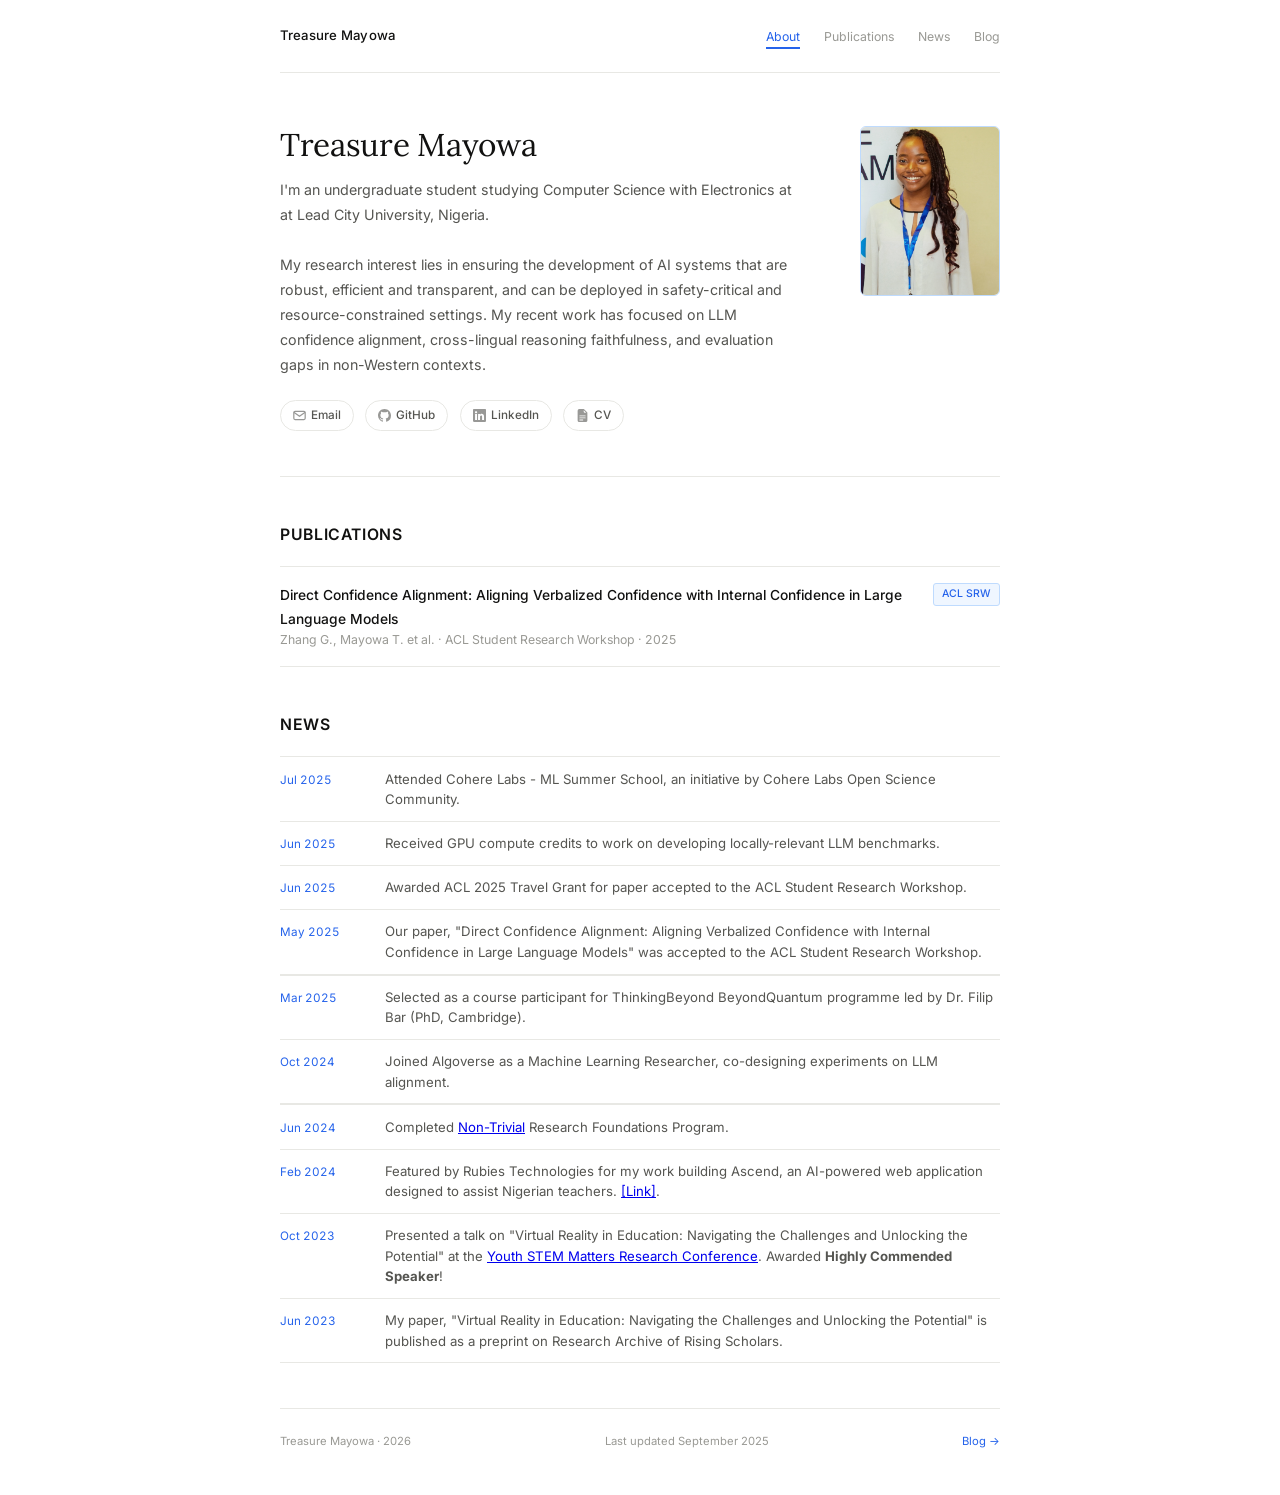
<file: index.html>
<!DOCTYPE html>
<html lang="en">
<head>
<meta charset="UTF-8">
<meta name="viewport" content="width=device-width, initial-scale=1.0">
<title>Treasure Mayowa</title>
<meta name="description" content="Treasure Mayowa — Academic Portfolio">
<meta name="author" content="Treasure Mayowa">
<meta property="og:title" content="Treasure Mayowa">
<meta property="og:description" content="Undergraduate researcher working on LLM confidence alignment, cross-lingual reasoning faithfulness, and evaluation gaps in non-Western contexts.">
<meta property="og:type" content="website">
<meta name="twitter:card" content="summary">
<meta name="twitter:title" content="Treasure Mayowa">
<meta name="twitter:description" content="Undergraduate researcher working on LLMs, AI safety, and efficient AI.">
<link rel="preconnect" href="https://fonts.googleapis.com">
<link href="https://fonts.googleapis.com/css2?family=Inter:wght@300;400;500&family=Lora:ital,wght@0,400;0,500;1,400&display=swap" rel="stylesheet">
<link rel="stylesheet" href="style.css">
<meta name="google-site-verification" content="2gJ2W2Pw1-1Hr6LhZidCvAoppeaEvNiOkNkDlkLXAIg" />
</head>
<body>
<div class="page">
  <nav>
    <a href="#" class="nav-name">Treasure Mayowa</a>
    <ul class="nav-links">
      <li><a href="#about">About</a></li>
      <li><a href="#publications">Publications</a></li>
      <li><a href="#news">News</a></li>
      <li><a href="blog.html">Blog</a></li>
    </ul>
  </nav>

  <div class="hero" id="about">
    <div class="hero-text">
      <h1>Treasure Mayowa</h1>
      <p class="hero-bio">
        I'm an undergraduate student studying Computer Science with Electronics at at Lead City University, Nigeria. <br><br>
        My research interest lies in ensuring the development of AI systems that are robust, efficient and transparent, and can be deployed in safety-critical and resource-constrained settings.
        My recent work has focused on LLM confidence alignment, cross-lingual reasoning faithfulness, and evaluation gaps in non-Western contexts.
      </p>
      <div class="hero-links">
        <a class="link-pill" href="mailto:treasuremayowa07@gmail.com">
          <svg viewBox="0 0 16 16" fill="none" stroke="currentColor" stroke-width="1.5"><rect x="1" y="3" width="14" height="10" rx="1.5"/><path d="M1 4l7 5 7-5"/></svg>
          Email
        </a>
        <a class="link-pill" href="https://github.com/treasure-mayowa" target="_blank">
          <svg viewBox="0 0 16 16" fill="currentColor"><path d="M8 0C3.58 0 0 3.58 0 8c0 3.54 2.29 6.53 5.47 7.59.4.07.55-.17.55-.38 0-.19-.01-.82-.01-1.49-2.01.37-2.53-.49-2.69-.94-.09-.23-.48-.94-.82-1.13-.28-.15-.68-.52-.01-.53.63-.01 1.08.58 1.23.82.72 1.21 1.87.87 2.33.66.07-.52.28-.87.51-1.07-1.78-.2-3.64-.89-3.64-3.95 0-.87.31-1.59.82-2.15-.08-.2-.36-1.02.08-2.12 0 0 .67-.21 2.2.82.64-.18 1.32-.27 2-.27.68 0 1.36.09 2 .27 1.53-1.04 2.2-.82 2.2-.82.44 1.1.16 1.92.08 2.12.51.56.82 1.27.82 2.15 0 3.07-1.87 3.75-3.65 3.95.29.25.54.73.54 1.48 0 1.07-.01 1.93-.01 2.2 0 .21.15.46.55.38A8.012 8.012 0 0 0 16 8c0-4.42-3.58-8-8-8z"/></svg>
          GitHub
        </a>
        <a class="link-pill" href="https://linkedin.com/in/treasure-mayowa" target="_blank">
          <svg viewBox="0 0 16 16" fill="currentColor"><path d="M0 1.146C0 .513.526 0 1.175 0h13.65C15.474 0 16 .513 16 1.146v13.708c0 .633-.526 1.146-1.175 1.146H1.175C.526 16 0 15.487 0 14.854V1.146zm4.943 12.248V6.169H2.542v7.225h2.401zm-1.2-8.212c.837 0 1.358-.554 1.358-1.248-.015-.709-.52-1.248-1.342-1.248-.822 0-1.359.54-1.359 1.248 0 .694.521 1.248 1.327 1.248h.016zm4.908 8.212V9.359c0-.216.016-.432.08-.586.173-.431.568-.878 1.232-.878.869 0 1.216.662 1.216 1.634v3.865h2.401V9.25c0-2.22-1.184-3.252-2.764-3.252-1.274 0-1.845.7-2.165 1.193v.025h-.016a5.54 5.54 0 0 1 .016-.025V6.169h-2.4c.03.678 0 7.225 0 7.225h2.4z"/></svg>
          LinkedIn
        </a>
        <a class="link-pill" href="https://cutt.ly/qtZ28dUK" target="_blank">
          <svg viewBox="0 0 16 16" fill="currentColor"><path d="M4 0h5.293A1 1 0 0 1 10 .293L13.707 4a1 1 0 0 1 .293.707V14a2 2 0 0 1-2 2H4a2 2 0 0 1-2-2V2a2 2 0 0 1 2-2zm5.5 1.5v2a1 1 0 0 0 1 1h2l-3-3zM4.5 8a.5.5 0 0 0 0 1h7a.5.5 0 0 0 0-1h-7zm0 2.5a.5.5 0 0 0 0 1h7a.5.5 0 0 0 0-1h-7zm0 2.5a.5.5 0 0 0 0 1h4a.5.5 0 0 0 0-1h-4z"/></svg>
          CV
        </a>
      </div>
    </div>
    <div class="avatar-wrap">
      <img src="/assets/DSC04283.jpg" alt="Treasure Mayowa" class="avatar-img">
    </div>
  </div>

  <section id="publications">
    <p class="section-label">Publications</p>
    <div class="item-list">
      <div class="item">
        <div>
          <a class="item-title" href="https://openreview.net/forum?id=VxZMVfzMgy" target="_blank">Direct Confidence Alignment: Aligning Verbalized Confidence with Internal Confidence in Large Language Models</a>
          <div class="item-sub">Zhang G., Mayowa T. et al. &middot; ACL Student Research Workshop &middot; 2025</div>
        </div>
        <span class="item-badge badge-paper">ACL SRW</span>
      </div>
    </div>
  </section>

  <section id="news">
    <p class="section-label">News</p>
    <div class="news-list">
      <div class="news-row">
        <span class="news-row-date">Jul 2025</span>
        <span class="news-row-text">Attended Cohere Labs - ML Summer School, an initiative by Cohere Labs Open Science Community.</span>
      </div>
        <div class="news-row">
        <span class="news-row-date">Jun 2025</span>
        <span class="news-row-text">Received GPU compute credits to work on developing locally-relevant LLM benchmarks.</span>
      </div>  
      <div class="news-row">
        <span class="news-row-date">Jun 2025</span>
        <span class="news-row-text">Awarded ACL 2025 Travel Grant for paper accepted to the ACL Student Research Workshop.</span>
      </div>
      <div class="news-row">
        <span class="news-row-date">May 2025</span>
        <span class="news-row-text">Our paper, "Direct Confidence Alignment: Aligning Verbalized Confidence with Internal Confidence in Large Language Models" was accepted to the ACL Student Research Workshop.</span>
      </div>    
      <div>
        <div class="news-row">
        <span class="news-row-date">Mar 2025</span>
        <span class="news-row-text">Selected as a course participant for ThinkingBeyond BeyondQuantum programme led by Dr. Filip Bar (PhD, Cambridge).</span>
      </div>
      <div class="news-row">
        <span class="news-row-date">Oct 2024</span>
        <span class="news-row-text">Joined Algoverse as a Machine Learning Researcher, co-designing experiments on LLM alignment.</span>
      </div>
      <div>
        <div class="news-row">
        <span class="news-row-date">Jun 2024</span>
        <span class="news-row-text">Completed <a href="https://www.non-trivial.org">Non-Trivial</a> Research Foundations Program.</span>
      </div>
      <div class="news-row">
        <span class="news-row-date">Feb 2024</span>
        <span class="news-row-text">Featured by Rubies Technologies for my work building Ascend, an AI-powered web application designed to assist Nigerian teachers. <a href="https://rubiestech.org/meet-treasure-mayowa-the-16-year-old-force-behind-ascend-harnessing-ai-to-revolutionize-education-with-powerful-teaching-tools/"  target="_blank">[Link]</a>.</span>
      </div>  
      <div class="news-row">
        <span class="news-row-date">Oct 2023</span>
        <span class="news-row-text">Presented a talk on "Virtual Reality in Education: Navigating the Challenges and Unlocking the Potential" at the <a href="https://www.youthstem2030.org/ysm/rc"> Youth STEM Matters Research Conference</a>. Awarded <strong>Highly Commended Speaker</strong>!</span>
      </div>
      <div class="news-row">
        <span class="news-row-date">Jun 2023</span>
        <span class="news-row-text">My paper, "Virtual Reality in Education: Navigating the Challenges and Unlocking the Potential" is published as a preprint on Research Archive of Rising Scholars.</span>
      </div>
    </div>
  </section>

  <footer>
    <span>Treasure Mayowa &middot; 2026</span>
    <span id="last-updated" style="color:var(--ink3);">Last updated September 2025</span>
    <a href="blog.html">Blog &rarr;</a>
  </footer>
  <script>
    // Scroll spy: highlight active nav link
    const sections = ['about','publications','news'];
    const navLinks = {};
    sections.forEach(id => {
      const el = document.querySelector('.nav-links a[href="#' + id + '"]');
      if (el) navLinks[id] = el;
    });
    const observer = new IntersectionObserver((entries) => {
      entries.forEach(entry => {
        if (entry.isIntersecting) {
          Object.values(navLinks).forEach(l => l.classList.remove('active'));
          if (navLinks[entry.target.id]) navLinks[entry.target.id].classList.add('active');
        }
      });
    }, { rootMargin: '-30% 0px -60% 0px' });
    sections.forEach(id => {
      const el = document.getElementById(id);
      if (el) observer.observe(el);
    });
  </script>
</div>
</body>
</html>
</file>
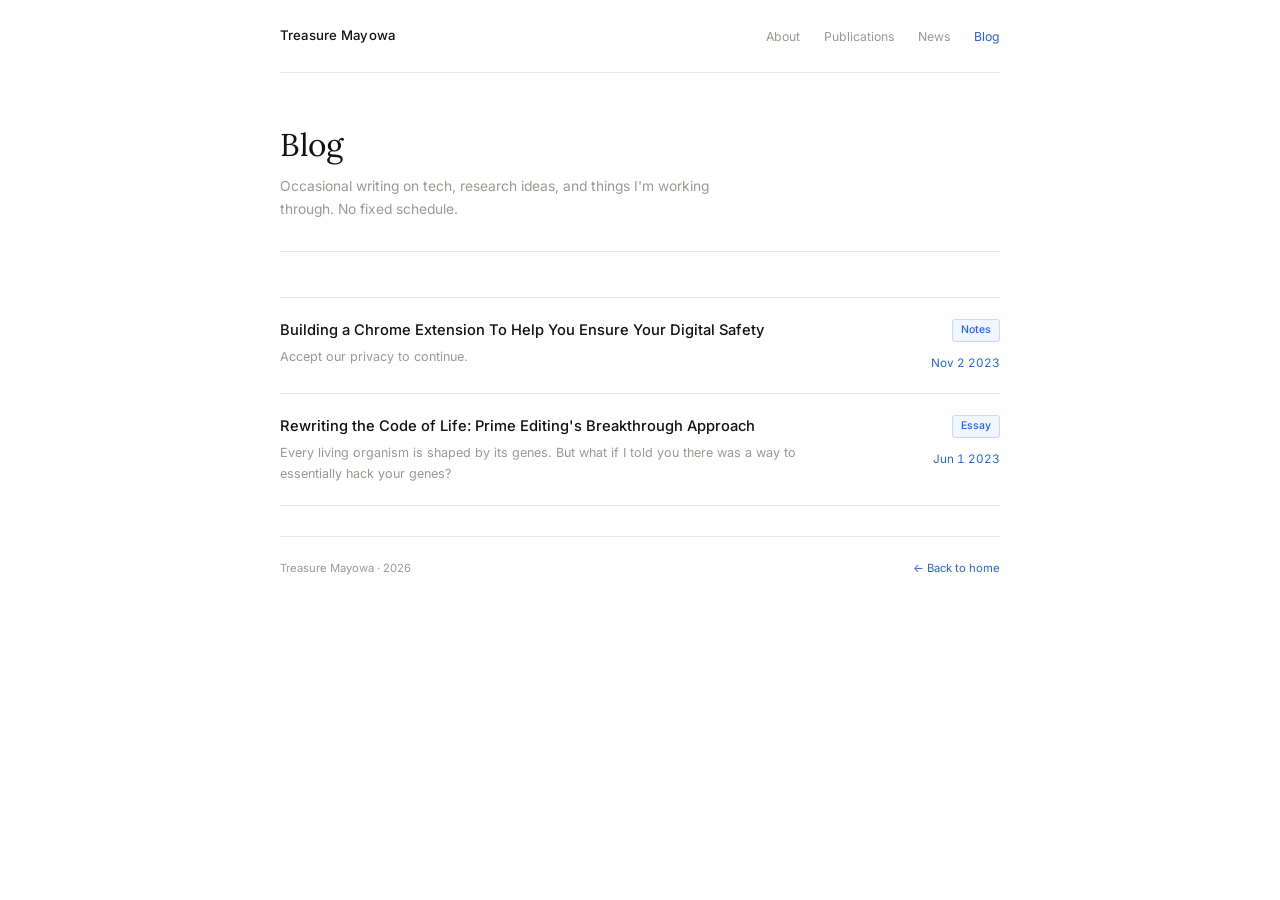
<file: blog.html>
<!DOCTYPE html>
<html lang="en">
<head>
<meta charset="UTF-8">
<meta name="viewport" content="width=device-width, initial-scale=1.0">
<title>Blog &mdash; Treasure Mayowa</title>
<link rel="preconnect" href="https://fonts.googleapis.com">
<link href="https://fonts.googleapis.com/css2?family=Inter:wght@300;400;500&family=Lora:ital,wght@0,400;0,500;1,400&display=swap" rel="stylesheet">
<style>
  *, *::before, *::after { box-sizing: border-box; margin: 0; padding: 0; }
  :root {
    --bg: #ffffff;
    --bg2: #f7f7f5;
    --ink: #111110;
    --ink2: #555551;
    --ink3: #999994;
    --blue: #2563eb;
    --blue-hover: #1d4ed8;
    --blue-bg: #eff6ff;
    --blue-border: #bfdbfe;
    --border: #e8e8e4;
    --sans: "Inter", system-ui, sans-serif;
    --serif: "Lora", Georgia, serif;
  }
  html { scroll-behavior: smooth; font-size: 15px; }
  body { font-family: var(--sans); background: var(--bg); color: var(--ink); line-height: 1.6; -webkit-font-smoothing: antialiased; }
  .page { max-width: 780px; margin: 0 auto; padding: 0 2rem; }
  nav { padding: 1.6rem 0; display: flex; justify-content: space-between; align-items: center; border-bottom: 1px solid var(--border); margin-bottom: 3.5rem; }
  .nav-name { font-size: 0.88rem; font-weight: 500; color: var(--ink); text-decoration: none; letter-spacing: 0.01em; }
  .nav-links { display: flex; gap: 1.6rem; list-style: none; }
  .nav-links a { font-size: 0.82rem; color: var(--ink3); text-decoration: none; transition: color 0.15s; }
  .nav-links a:hover { color: var(--blue); }
  .nav-links a.active { color: var(--blue); }
  .page-header { margin-bottom: 3rem; padding-bottom: 2rem; border-bottom: 1px solid var(--border); }
  h1 { font-family: var(--serif); font-size: 2.1rem; font-weight: 400; line-height: 1.2; letter-spacing: -0.01em; color: var(--ink); margin-bottom: 0.75rem; }
  .page-desc { font-size: 0.92rem; color: var(--ink3); max-width: 480px; line-height: 1.7; }
  .post-list { display: flex; flex-direction: column; }
  .post-item { padding: 1.4rem 0; border-bottom: 1px solid var(--border); display: grid; grid-template-columns: 1fr auto; align-items: start; gap: 1.5rem; }
  .post-item:first-child { border-top: 1px solid var(--border); }
  .post-title { font-size: 0.98rem; font-weight: 500; color: var(--ink); text-decoration: none; display: block; margin-bottom: 0.3rem; transition: color 0.15s; }
  .post-title:hover { color: var(--blue); }
  .post-excerpt { font-size: 0.84rem; color: var(--ink3); line-height: 1.6; max-width: 520px; }
  .post-tag { font-size: 0.7rem; color: var(--blue); background: var(--blue-bg); border: 1px solid var(--blue-border); padding: 2px 8px; border-radius: 3px; white-space: nowrap; font-weight: 500; }
  .post-date { font-size: 0.78rem; color: var(--blue); white-space: nowrap; font-variant-numeric: tabular-nums; margin-top: 0.5rem; text-align: right; }
  .post-meta { display: flex; flex-direction: column; align-items: flex-end; gap: 4px; flex-shrink: 0; }
  .empty-state { padding: 3rem 0; text-align: center; }
  .empty-state p { font-size: 0.9rem; color: var(--ink3); font-family: var(--serif); font-style: italic; }
  footer { border-top: 1px solid var(--border); padding: 1.5rem 0 3rem; font-size: 0.75rem; color: var(--ink3); display: flex; justify-content: space-between; margin-top: 2rem; }
  footer a { color: var(--blue); text-decoration: none; }
  footer a:hover { text-decoration: underline; }
</style>
</head>
<body>
<div class="page">
  <nav>
    <a href="index.html" class="nav-name">Treasure Mayowa</a>
    <ul class="nav-links">
      <li><a href="index.html#about">About</a></li>
      <li><a href="index.html#publications">Publications</a></li>
      <li><a href="index.html#news">News</a></li>
      <li><a href="blog.html" class="active">Blog</a></li>
    </ul>
  </nav>

  <div class="page-header">
    <h1>Blog</h1>
    <p class="page-desc">Occasional writing on tech, research ideas, and things I'm working through. No fixed schedule.</p>
  </div>

  <div class="post-list">
    <div class="post-item">
      <div>
        <a href="https://medium.com/@treasuremayowa/building-a-chrome-extension-to-help-you-ensure-your-digital-safety-ce5775a07049" class="post-title" target="_blank">Building a Chrome Extension To Help You Ensure Your Digital Safety</a>
        <p class="post-excerpt">Accept our privacy to continue.</p>
      </div>
      <div class="post-meta">
        <span class="post-tag">Notes</span>
        <span class="post-date">Nov 2 2023</span>
      </div>
    </div>
    <div class="post-item">
      <div>
        <a href="https://medium.com/@treasuremayowa/rewriting-the-code-of-life-prime-editings-breakthrough-approach-50d4d6d6e90a" class="post-title" target="_blank">Rewriting the Code of Life: Prime Editing's Breakthrough Approach</a>
        <p class="post-excerpt">Every living organism is shaped by its genes. But what if I told you there was a way to essentially hack your genes?</p>
      </div>
      <div class="post-meta">
        <span class="post-tag">Essay</span>
        <span class="post-date">Jun 1 2023</span>
      </div>
    </div>
  </div>

  <footer>
    <span>Treasure Mayowa &middot; 2026</span>
    <a href="index.html">&larr; Back to home</a>
  </footer>
</div>
</body>
</html>
</file>
<file: style.css>
*, *::before, *::after { box-sizing: border-box; margin: 0; padding: 0; }
:root {
    --bg: #ffffff;
    --bg2: #f7f7f5;
    --ink: #111110;
    --ink2: #555551;
    --ink3: #999994;
    --blue: #2563eb;
    --blue-hover: #1d4ed8;
    --blue-bg: #eff6ff;
    --blue-border: #bfdbfe;
    --border: #e8e8e4;
    --sans: "Inter", system-ui, sans-serif;
    --serif: "Lora", Georgia, serif;
}
html { 
    scroll-behavior: smooth; 
    font-size: 15px; 
}
body { 
    font-family: var(--sans); 
    background: var(--bg); 
    color: var(--ink); 
    line-height: 1.6; 
    -webkit-font-smoothing: antialiased; 
}
.page { 
    max-width: 780px; 
    margin: 0 auto; 
    padding: 0 2rem; 
}
nav { position: sticky; top: 0; z-index: 100; background: var(--bg); padding: 1.6rem 0; display: flex; justify-content: space-between; align-items: center; border-bottom: 1px solid var(--border); margin-bottom: 3.5rem; }
.nav-name { font-size: 0.88rem; font-weight: 500; color: var(--ink); text-decoration: none; letter-spacing: 0.01em; }
.nav-links { display: flex; gap: 1.6rem; list-style: none; }
.nav-links a {
    font-size: 0.82rem; color: var(--ink3); text-decoration: none;
    transition: color 0.15s;
    padding-bottom: 3px;
    border-bottom: 2px solid transparent;
    transition: color 0.15s, border-color 0.15s;
}
.nav-links a:hover { color: var(--blue); border-bottom-color: var(--blue-border); }
.nav-links a.active { color: var(--blue); border-bottom-color: var(--blue); }
.hero { display: grid; grid-template-columns: 1fr auto; gap: 2.5rem; align-items: start; padding-bottom: 3rem; border-bottom: 1px solid var(--border); margin-bottom: 3rem; }
h1 { font-family: var(--serif); font-size: 2.1rem; font-weight: 400; line-height: 1.2; letter-spacing: -0.01em; color: var(--ink); margin-bottom: 1rem; }
.hero-bio { font-size: 0.95rem; color: var(--ink2); line-height: 1.75; max-width: 520px; margin-bottom: 1.5rem; }
.hero-links { display: flex; gap: 0.75rem; flex-wrap: wrap; }
.link-pill { font-size: 0.78rem; font-weight: 500; color: var(--ink2); text-decoration: none; border: 1px solid var(--border); padding: 5px 12px; border-radius: 999px; transition: border-color 0.15s, color 0.15s; display: flex; align-items: center; gap: 5px; }
.link-pill:hover { border-color: var(--blue); color: var(--blue); }
.link-pill svg { width: 13px; height: 13px; opacity: 0.6; }
.avatar-wrap {
    width: 140px;
    height: 170px;
    border-radius: 6px;
    background: var(--blue-bg);
    display: flex;
    align-items: center;
    justify-content: center;
    flex-shrink: 0;
    border: 1px solid var(--blue-border);
    overflow: hidden;
}
.avatar-wrap img { width: 100%; height: 100%; object-fit: cover; display: block; }
.avatar-initials { font-family: var(--serif); font-size: 2rem; font-weight: 400; color: var(--blue); font-style: italic; }
section { margin-bottom: 3rem; }
.section-label {
    font-size: 1.05rem;
    font-weight: 600;
    letter-spacing: 0.04em;
    text-transform: uppercase;
    color: var(--ink);
    margin-bottom: 1.25rem;
    display: inline-block;
}
.sub-label { font-size: 0.72rem; font-weight: 500; letter-spacing: 0.09em; text-transform: uppercase; color: var(--ink3); margin-bottom: 1rem; margin-top: 1.5rem; display: block; }
.interests { display: flex; flex-wrap: wrap; gap: 0.5rem; margin-bottom: 2rem; }
.tag { font-size: 0.78rem; color: var(--blue); background: var(--blue-bg); border: 1px solid var(--blue-border); padding: 3px 10px; border-radius: 4px; font-weight: 400; }
.item-list { display: flex; flex-direction: column; }
.item { padding: 1.1rem 0; border-bottom: 1px solid var(--border); display: grid; grid-template-columns: 1fr auto; align-items: start; gap: 1rem; }
.item:first-child { border-top: 1px solid var(--border); }
.item-title { font-size: 0.92rem; font-weight: 500; color: var(--ink); margin-bottom: 0.2rem; text-decoration: none; }
a.item-title:hover { color: var(--blue); }
.item-sub { font-size: 0.82rem; color: var(--ink3); line-height: 1.5; }
.item-badge { font-size: 0.7rem; font-weight: 500; padding: 2px 8px; border-radius: 3px; white-space: nowrap; flex-shrink: 0; }
.badge-paper { background: var(--blue-bg); color: var(--blue); border: 1px solid var(--blue-border); }
.badge-wip { background: #fff7ed; color: #c2410c; border: 1px solid #fed7aa; }
.news-date { font-size: 0.78rem; color: var(--blue); white-space: nowrap; font-variant-numeric: tabular-nums; }
.news-list { display: flex; flex-direction: column; gap: 0; }
.news-row { display: grid; grid-template-columns: 90px 1fr; gap: 1rem; padding: 0.75rem 0; border-bottom: 1px solid var(--border); align-items: baseline; }
.news-row:first-child { border-top: 1px solid var(--border); }
.news-row-date { font-size: 0.78rem; color: var(--blue); font-variant-numeric: tabular-nums; white-space: nowrap; flex-shrink: 0; }
.news-row-text { font-size: 0.88rem; color: var(--ink2); line-height: 1.55; }
footer { border-top: 1px solid var(--border); padding: 1.5rem 0 3rem; font-size: 0.75rem; color: var(--ink3); display: flex; justify-content: space-between; align-items: center; flex-wrap: wrap; gap: 0.5rem; }
footer a { color: var(--blue); text-decoration: none; }
footer a:hover { text-decoration: underline; }
@media (max-width: 600px) {
  .hero { grid-template-columns: 1fr; flex-direction: column-reverse; display: flex; }
  .avatar-wrap { width: 200px; height: 240px; margin-bottom: 1.25rem; }
}
</file>
